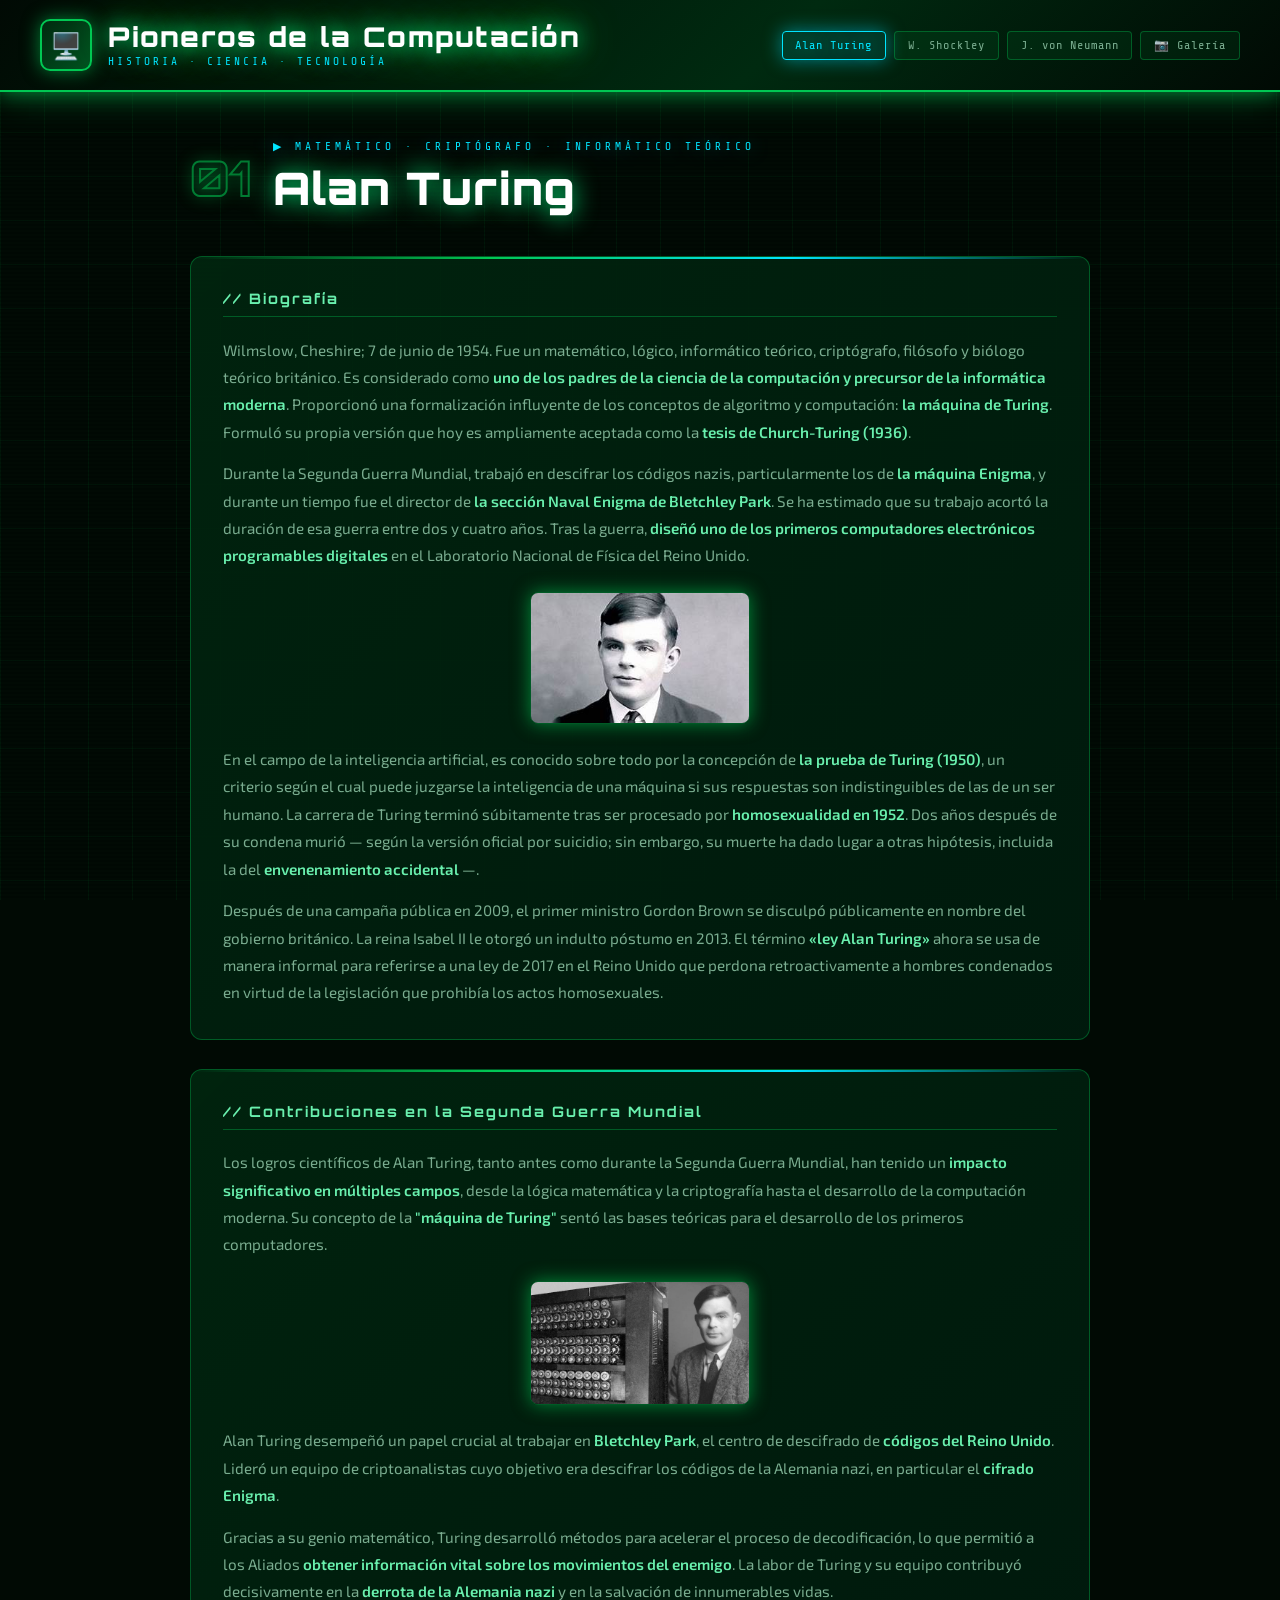
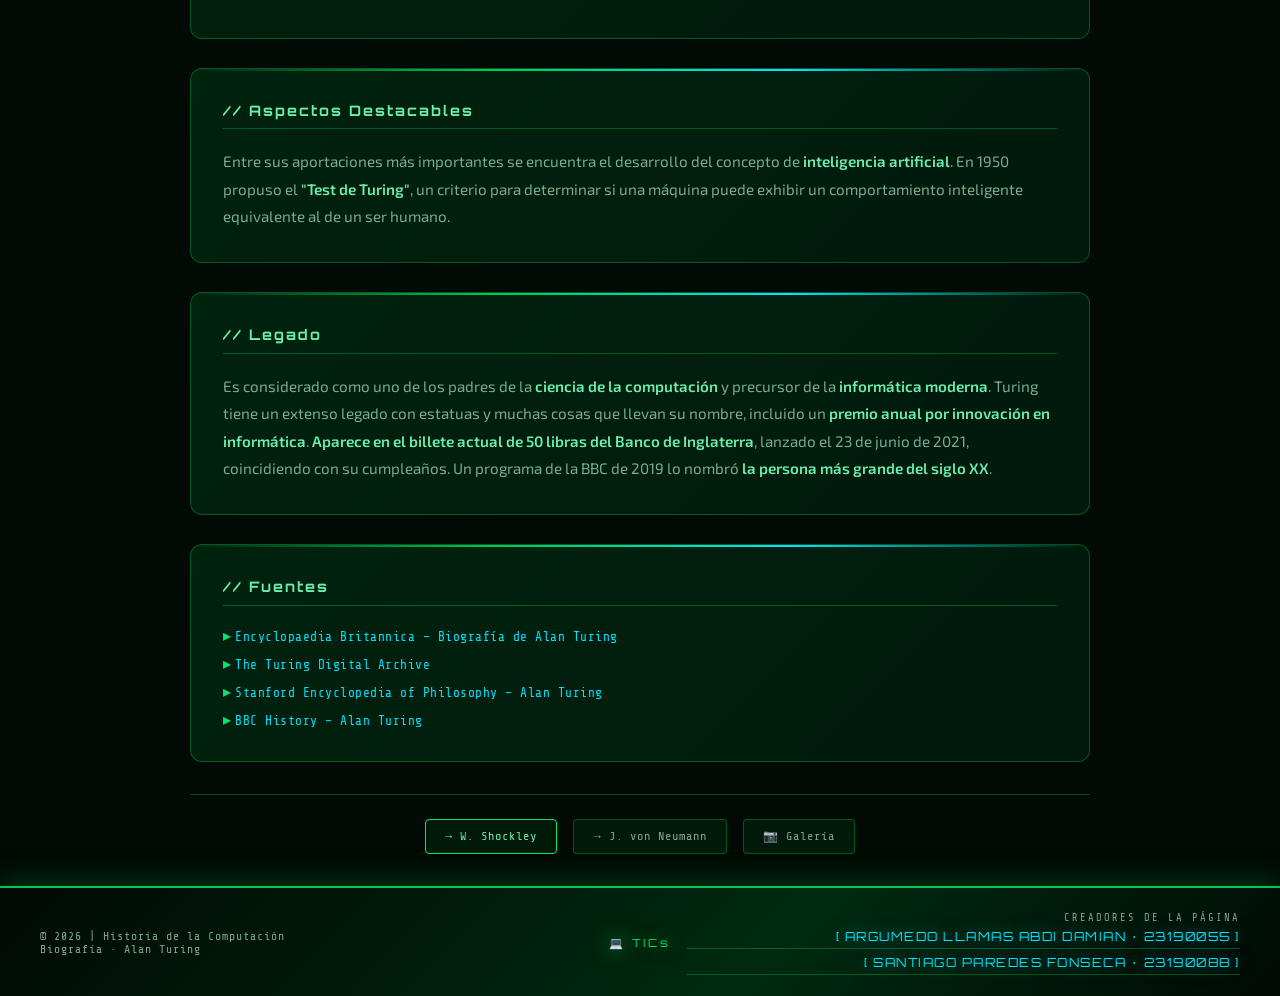
<file: index.html>
<!DOCTYPE html>
<html lang="es">
<head>
  <meta charset="UTF-8">
  <meta name="viewport" content="width=device-width, initial-scale=1.0">
  <title>Alan Turing — Pioneros de la Computación</title>
  <link rel="preconnect" href="https://fonts.googleapis.com">
  <link href="https://fonts.googleapis.com/css2?family=Orbitron:wght@400;700;900&family=Share+Tech+Mono&family=Exo+2:wght@300;400;600&display=swap" rel="stylesheet">
  <link rel="stylesheet" href="estilos_bio.css">
</head>
<body>

<header>
  <div class="header-inner">
    <div class="logo-area">
      <div class="logo-icon">🖥️</div>
      <div>
        <div class="site-title">Pioneros de la Computación</div>
        <div class="site-subtitle">Historia · Ciencia · Tecnología</div>
      </div>
    </div>
    <nav>
      <a href="index.html" class="active">Alan Turing</a>
      <a href="HTML1.html">W. Shockley</a>
      <a href="HTML2.html">J. von Neumann</a>
      <a href="galeria.html">📷 Galería</a>
    </nav>
  </div>
</header>

<main>
  <div class="page-inner">

    <!-- Cabecera del personaje -->
    <div class="bio-hero">
      <div class="bio-num-badge">01</div>
      <div>
        <div class="bio-tag">▶ MATEMÁTICO · CRIPTÓGRAFO · INFORMÁTICO TEÓRICO</div>
        <div class="bio-title">Alan Turing</div>
      </div>
    </div>

    <!-- Biografía -->
    <div class="content-block">
      <h2>// Biografía</h2>
      <p>
        Wilmslow, Cheshire; 7 de junio de 1954. Fue un matemático, lógico, informático teórico,
        criptógrafo, filósofo y biólogo teórico británico.
        Es considerado como <span class="resaltado">uno de los padres de la ciencia de la computación y precursor de la informática moderna</span>.
        Proporcionó una formalización influyente de los conceptos de algoritmo y computación:
        <span class="resaltado">la máquina de Turing</span>.
        Formuló su propia versión que hoy es ampliamente aceptada como la
        <span class="resaltado">tesis de Church-Turing (1936)</span>.
      </p>
      <p>
        Durante la Segunda Guerra Mundial, trabajó en descifrar los códigos nazis, particularmente los de
        <span class="resaltado">la máquina Enigma</span>,
        y durante un tiempo fue el director de
        <span class="resaltado">la sección Naval Enigma de Bletchley Park</span>.
        Se ha estimado que su trabajo acortó la duración de esa guerra entre dos y cuatro años.
        Tras la guerra,
        <span class="resaltado">diseñó uno de los primeros computadores electrónicos programables digitales</span>
        en el Laboratorio Nacional de Física del Reino Unido.
      </p>

      <div class="bio-img-wrap">
        <img src="imagenes/alan turing-1.jpg" alt="Alan Turing">
      </div>

      <p>
        En el campo de la inteligencia artificial, es conocido sobre todo por la concepción de
        <span class="resaltado">la prueba de Turing (1950)</span>,
        un criterio según el cual puede juzgarse la inteligencia de una máquina si sus respuestas
        son indistinguibles de las de un ser humano.
        La carrera de Turing terminó súbitamente tras ser procesado por
        <span class="resaltado">homosexualidad en 1952</span>.
        Dos años después de su condena murió — según la versión oficial por suicidio; sin embargo,
        su muerte ha dado lugar a otras hipótesis, incluida la del
        <span class="resaltado">envenenamiento accidental</span> —.
      </p>
      <p>
        Después de una campaña pública en 2009, el primer ministro Gordon Brown se disculpó públicamente
        en nombre del gobierno británico. La reina Isabel II le otorgó un indulto póstumo en 2013.
        El término <span class="resaltado">«ley Alan Turing»</span> ahora se usa de manera informal para referirse
        a una ley de 2017 en el Reino Unido que perdona retroactivamente a hombres condenados
        en virtud de la legislación que prohibía los actos homosexuales.
      </p>
    </div>

    <!-- Segunda Guerra Mundial -->
    <div class="content-block">
      <h2>// Contribuciones en la Segunda Guerra Mundial</h2>
      <p>
        Los logros científicos de Alan Turing, tanto antes como durante la Segunda Guerra Mundial,
        han tenido un <span class="resaltado">impacto significativo en múltiples campos</span>, desde
        la lógica matemática y la criptografía hasta el desarrollo de la computación moderna.
        Su concepto de la <span class="resaltado">"máquina de Turing"</span> sentó las bases teóricas
        para el desarrollo de los primeros computadores.
      </p>

      <div class="bio-img-wrap">
        <img src="imagenes/Alan Turing-2.jpg" alt="Alan Turing - Segunda Guerra Mundial">
      </div>

      <p>
        Alan Turing desempeñó un papel crucial al trabajar en
        <span class="resaltado">Bletchley Park</span>,
        el centro de descifrado de <span class="resaltado">códigos del Reino Unido</span>.
        Lideró un equipo de criptoanalistas cuyo objetivo era descifrar los códigos de la Alemania nazi,
        en particular el <span class="resaltado">cifrado Enigma</span>.
      </p>
      <p>
        Gracias a su genio matemático, Turing desarrolló métodos para acelerar el proceso de
        decodificación, lo que permitió a los Aliados
        <span class="resaltado">obtener información vital sobre los movimientos del enemigo</span>.
        La labor de Turing y su equipo contribuyó decisivamente en la
        <span class="resaltado">derrota de la Alemania nazi</span> y en la salvación de innumerables vidas.
      </p>
    </div>

    <!-- Aspectos destacables -->
    <div class="content-block">
      <h2>// Aspectos Destacables</h2>
      <p>
        Entre sus aportaciones más importantes se encuentra el desarrollo del concepto de
        <span class="resaltado">inteligencia artificial</span>. En 1950 propuso el
        <span class="resaltado">"Test de Turing"</span>, un criterio para determinar si una máquina
        puede exhibir un comportamiento inteligente equivalente al de un ser humano.
      </p>
    </div>

    <!-- Legado -->
    <div class="content-block">
      <h2>// Legado</h2>
      <p>
        Es considerado como uno de los padres de la
        <span class="resaltado">ciencia de la computación</span>
        y precursor de la <span class="resaltado">informática moderna</span>.
        Turing tiene un extenso legado con estatuas y muchas cosas que llevan su nombre,
        incluido un <span class="resaltado">premio anual por innovación en informática</span>.
        <span class="resaltado">Aparece en el billete actual de 50 libras del Banco de Inglaterra</span>,
        lanzado el 23 de junio de 2021, coincidiendo con su cumpleaños. Un programa de la BBC de 2019
        lo nombró <span class="resaltado">la persona más grande del siglo XX</span>.
      </p>
    </div>

    <!-- Fuentes -->
    <div class="content-block">
      <h2>// Fuentes</h2>
      <ul class="sources-list">
        <li><a href="https://www.britannica.com/biography/Alan-Turing" target="_blank">Encyclopaedia Britannica – Biografía de Alan Turing</a></li>
        <li><a href="https://www.turing.org.uk/" target="_blank">The Turing Digital Archive</a></li>
        <li><a href="https://plato.stanford.edu/entries/turing/" target="_blank">Stanford Encyclopedia of Philosophy – Alan Turing</a></li>
        <li><a href="https://www.bbc.co.uk/history/historic_figures/turing_alan.shtml" target="_blank">BBC History – Alan Turing</a></li>
      </ul>
    </div>

    <!-- Navegación inferior -->
    <div class="bottom-nav">
      <a class="btn-nav home" href="HTML1.html">→ W. Shockley</a>
      <a class="btn-nav" href="HTML2.html">→ J. von Neumann</a>
      <a class="btn-nav" href="galeria.html">📷 Galería</a>
    </div>

  </div>
</main>

<footer>
  <div class="footer-inner">
    <div class="footer-left">
      &copy; 2026 | Historia de la Computación<br>
      Biografía · Alan Turing
    </div>
    <div class="footer-center">💻 TICs</div>
    <div class="footer-right">
      <div class="creator-label">Creadores de la página</div>
      <div class="creator-name">[ ARGUMEDO LLAMAS ABDI DAMIAN · 23190055 ]</div>
      <div class="creator-name" style="margin-top:.3rem">[ SANTIAGO PAREDES FONSECA · 23190088 ]</div>
    </div>
  </div>
</footer>

</body>
</html>
</file>
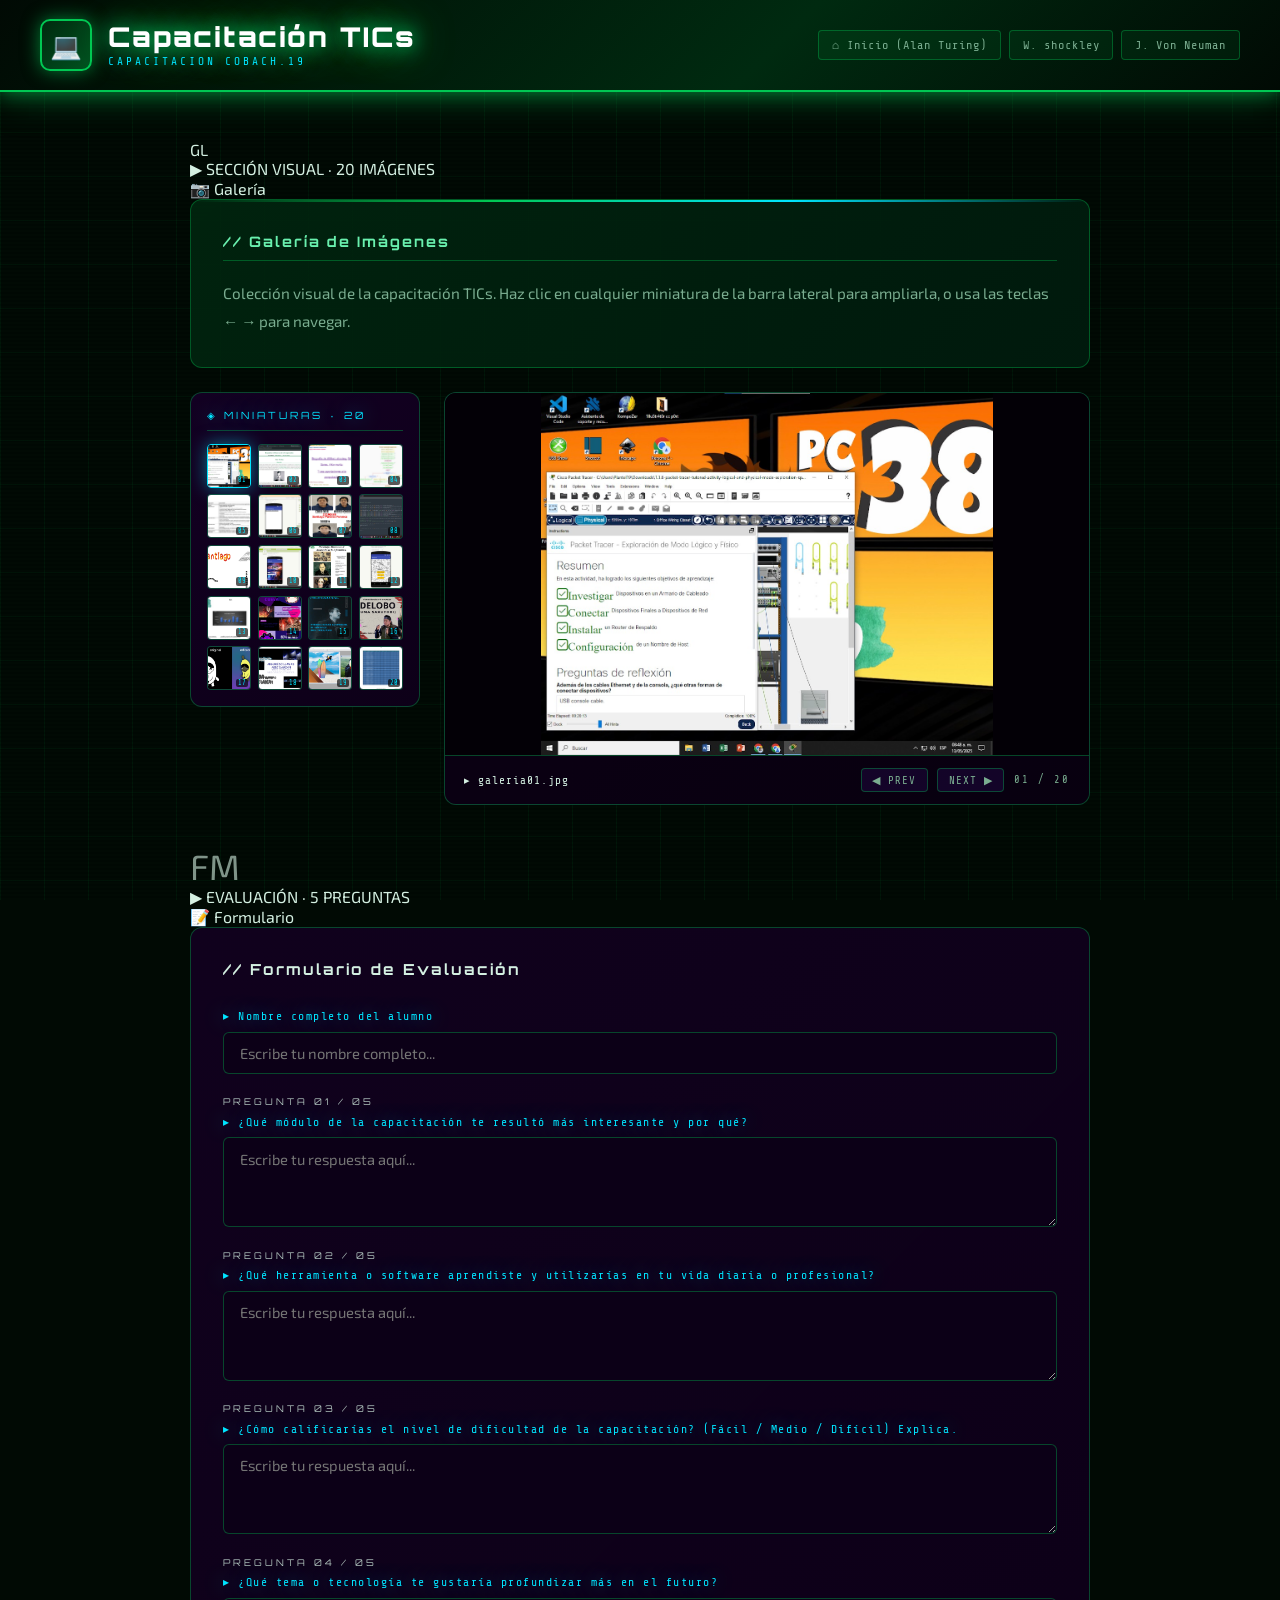
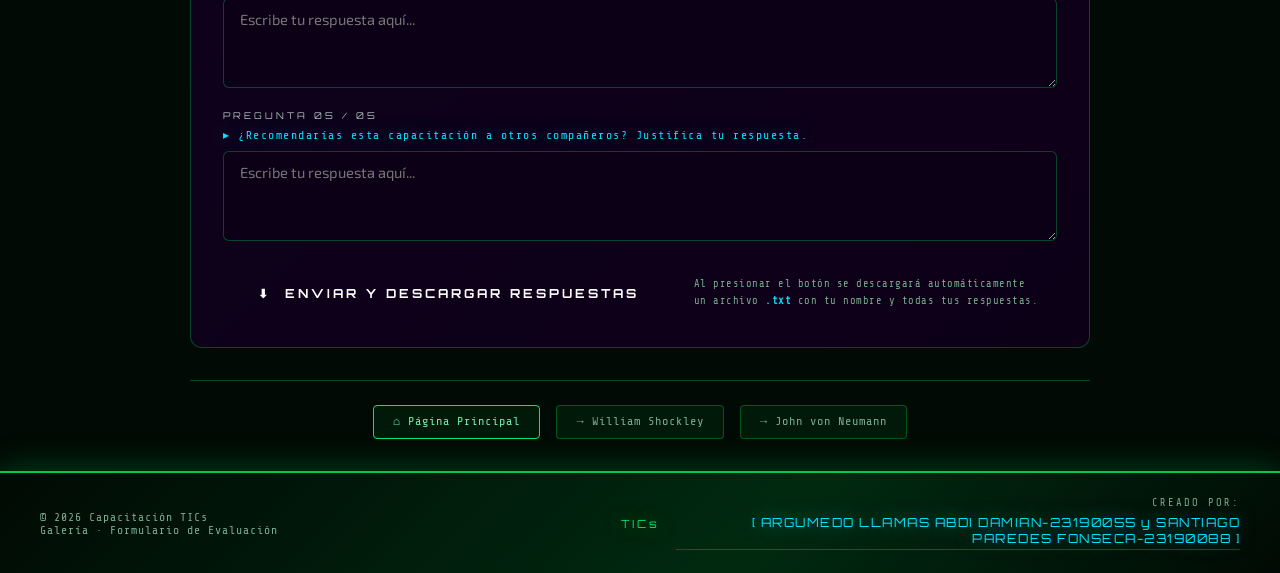
<file: galeria.html>
<!DOCTYPE html>
<html lang="es">
<head>
  <meta charset="UTF-8" />
  <meta name="viewport" content="width=device-width, initial-scale=1.0"/>
  <title>Galería — Capacitación TICs</title>
  <link rel="preconnect" href="https://fonts.googleapis.com">
  <link href="https://fonts.googleapis.com/css2?family=Orbitron:wght@400;700;900&family=Share+Tech+Mono&family=Exo+2:wght@300;400;600&display=swap" rel="stylesheet">
  <link rel="stylesheet" href="estilos_bio.css">
  <style>
    /* ══════════════════════════════
       GALERÍA — barra lateral
    ══════════════════════════════ */
    .gallery-layout {
      display: grid;
      grid-template-columns: 230px 1fr;
      gap: 1.5rem;
      align-items: start;
      margin-bottom: 2.5rem;
    }

    .gallery-sidebar {
      background: linear-gradient(145deg, #130022, #0d0018);
      border: 1px solid var(--border);
      border-radius: 12px;
      padding: 1rem;
      position: sticky;
      top: 1.5rem;
      max-height: 80vh;
      overflow-y: auto;
      scrollbar-width: thin;
      scrollbar-color: var(--purple-1) transparent;
    }

    .gallery-sidebar::-webkit-scrollbar { width: 4px; }
    .gallery-sidebar::-webkit-scrollbar-thumb {
      background: var(--purple-1);
      border-radius: 4px;
    }

    .gallery-sidebar-title {
      font-family: 'Orbitron', monospace;
      font-size: .62rem;
      color: var(--cyan);
      letter-spacing: 3px;
      text-transform: uppercase;
      text-shadow: var(--glow-cyan);
      margin-bottom: .8rem;
      padding-bottom: .5rem;
      border-bottom: 1px solid var(--border);
    }

    .gallery-thumbs {
      display: grid;
      grid-template-columns: repeat(4, 1fr);
      gap: .4rem;
    }

    .gallery-thumb {
      aspect-ratio: 1;
      border-radius: 4px;
      border: 1px solid var(--border);
      background: rgba(123,47,255,.07);
      cursor: pointer;
      overflow: hidden;
      transition: border-color .2s, box-shadow .2s;
      position: relative;
    }

    .gallery-thumb:hover,
    .gallery-thumb.active {
      border-color: var(--cyan);
      box-shadow: var(--glow-cyan);
    }

    .gallery-thumb img {
      width: 100%;
      height: 100%;
      object-fit: cover;
      display: block;
      pointer-events: none;
    }

    .gallery-thumb-empty {
      width: 100%;
      height: 100%;
      display: flex;
      align-items: center;
      justify-content: center;
      font-family: 'Share Tech Mono', monospace;
      font-size: .45rem;
      color: var(--text-dim);
      opacity: .35;
    }

    .thumb-num {
      position: absolute;
      bottom: 2px;
      right: 2px;
      font-family: 'Share Tech Mono', monospace;
      font-size: .42rem;
      color: var(--cyan);
      background: rgba(0,0,0,.65);
      padding: 1px 2px;
      border-radius: 2px;
      line-height: 1;
      pointer-events: none;
    }

    .gallery-main {
      background: linear-gradient(135deg, rgba(19,0,34,.9), rgba(13,0,24,.97));
      border: 1px solid var(--border);
      border-radius: 12px;
      overflow: hidden;
      position: relative;
    }

    .gallery-main::before {
      content: '';
      position: absolute;
      top: 0; left: 0; right: 0;
      height: 2px;
      background: linear-gradient(90deg, transparent, var(--purple-1), var(--cyan), transparent);
      z-index: 1;
    }

    .gallery-display {
      width: 100%;
      aspect-ratio: 16 / 9;
      background: #030006;
      display: flex;
      align-items: center;
      justify-content: center;
      overflow: hidden;
    }

    .gallery-display img {
      width: 100%;
      height: 100%;
      object-fit: contain;
      display: block;
      transition: opacity .3s ease;
    }

    .gallery-empty-msg {
      display: flex;
      flex-direction: column;
      align-items: center;
      gap: 1rem;
      color: var(--text-dim);
      font-family: 'Share Tech Mono', monospace;
      font-size: .8rem;
      letter-spacing: 2px;
      text-align: center;
    }

    .gallery-empty-msg .big-icon { font-size: 4rem; opacity: .25; }

    .gallery-caption {
      padding: .75rem 1.2rem;
      display: flex;
      align-items: center;
      justify-content: space-between;
      gap: 1rem;
      flex-wrap: wrap;
      border-top: 1px solid var(--border);
      background: rgba(0,0,0,.35);
    }

    .caption-name {
      font-family: 'Share Tech Mono', monospace;
      font-size: .7rem;
      color: var(--purple-3);
      letter-spacing: 1px;
      overflow: hidden;
      text-overflow: ellipsis;
      white-space: nowrap;
      max-width: 50%;
    }

    .caption-right {
      display: flex;
      align-items: center;
      gap: .6rem;
    }

    .gallery-btn {
      font-family: 'Share Tech Mono', monospace;
      font-size: .68rem;
      color: var(--text-dim);
      background: rgba(123,47,255,.1);
      border: 1px solid var(--border);
      border-radius: 4px;
      padding: .28rem .65rem;
      cursor: pointer;
      transition: all .2s;
      letter-spacing: 1px;
    }

    .gallery-btn:hover {
      color: var(--cyan);
      border-color: var(--cyan);
      box-shadow: var(--glow-cyan);
    }

    .caption-count {
      font-family: 'Share Tech Mono', monospace;
      font-size: .65rem;
      color: var(--text-dim);
      letter-spacing: 2px;
      white-space: nowrap;
    }

    /* ══════════════════════════════
       FORMULARIO
    ══════════════════════════════ */
    .form-block {
      background: linear-gradient(135deg, rgba(19,0,34,.85), rgba(13,0,24,.95));
      border: 1px solid var(--border);
      border-radius: 12px;
      padding: 2rem;
      margin-bottom: 2rem;
      position: relative;
      overflow: hidden;
    }

    .form-block::before {
      content: '';
      position: absolute;
      top: 0; left: 0; right: 0;
      height: 2px;
      background: linear-gradient(90deg, transparent, var(--purple-1), var(--cyan), transparent);
    }

    .form-block h2 {
      font-family: 'Orbitron', monospace;
      font-size: .95rem;
      color: var(--purple-3);
      margin-bottom: 1.8rem;
      letter-spacing: 2px;
    }

    .form-grid { display: grid; gap: 1.4rem; }

    .form-field { display: flex; flex-direction: column; gap: .4rem; }

    .form-q-num {
      font-family: 'Orbitron', monospace;
      font-size: .58rem;
      color: var(--purple-3);
      letter-spacing: 3px;
      opacity: .8;
    }

    .form-label {
      font-family: 'Share Tech Mono', monospace;
      font-size: .72rem;
      color: var(--cyan);
      letter-spacing: 1.5px;
      text-shadow: var(--glow-cyan);
      line-height: 1.5;
    }

    .form-input,
    .form-textarea {
      background: rgba(13,0,24,.9);
      border: 1px solid var(--border);
      border-radius: 6px;
      color: var(--text);
      font-family: 'Exo 2', sans-serif;
      font-size: .92rem;
      padding: .7rem 1rem;
      width: 100%;
      transition: border-color .2s, box-shadow .2s;
      outline: none;
    }

    .form-input:focus,
    .form-textarea:focus {
      border-color: var(--purple-2);
      box-shadow: var(--glow);
      background: rgba(19,0,34,.95);
    }

    .form-textarea {
      resize: vertical;
      min-height: 90px;
    }

    .form-submit {
      margin-top: .5rem;
      display: flex;
      align-items: center;
      gap: 1.2rem;
      flex-wrap: wrap;
    }

    .btn-submit {
      font-family: 'Orbitron', monospace;
      font-size: .78rem;
      font-weight: 700;
      letter-spacing: 3px;
      text-transform: uppercase;
      color: #fff;
      background: linear-gradient(135deg, var(--purple-1), #5b10cc);
      border: 2px solid var(--purple-2);
      border-radius: 6px;
      padding: .85rem 2.2rem;
      cursor: pointer;
      transition: all .25s;
      position: relative;
      overflow: hidden;
    }

    .btn-submit::after {
      content: '';
      position: absolute;
      inset: 0;
      background: linear-gradient(135deg, rgba(0,229,255,.18), transparent);
      opacity: 0;
      transition: opacity .25s;
    }

    .btn-submit:hover {
      transform: translateY(-2px);
      box-shadow: var(--glow), 0 6px 24px rgba(123,47,255,.45);
    }

    .btn-submit:hover::after { opacity: 1; }

    .form-note {
      font-family: 'Share Tech Mono', monospace;
      font-size: .65rem;
      color: var(--text-dim);
      letter-spacing: .5px;
      line-height: 1.6;
    }

    /* ══════════════════════════════
       RESPONSIVE
    ══════════════════════════════ */
    @media (max-width: 750px) {
      .gallery-layout { grid-template-columns: 1fr; }
      .gallery-sidebar { position: static; max-height: none; }
      .gallery-thumbs  { grid-template-columns: repeat(5, 1fr); }
    }
  </style>
</head>
<body>

<header>
  <div class="header-inner">
    <div class="logo-area">
      <div class="logo-icon">💻</div>
      <div>
        <div class="site-title">Capacitación TICs</div>
        <div class="site-subtitle">capacitacion COBACH.19</div>
      </div>
    </div>
    <nav>
      <a href="index.html">⌂ Inicio (Alan Turing)</a>
      <a href="HTML1.html">W. shockley</a>
      <a href="HTML2.html">J. Von Neuman</a>
    </nav>
  </div>
</header>

<main class="page">
  <div class="page-inner">

    <!-- Hero de sección -->
    <div class="mod-hero">
      <div class="mod-num-badge">GL</div>
      <div class="mod-info">
        <div class="mod-tag">▶ SECCIÓN VISUAL · 20 IMÁGENES</div>
        <div class="mod-title">📷 Galería</div>
      </div>
    </div>

    <div class="content-block" style="margin-bottom:1.5rem;">
      <h2>// Galería de Imágenes</h2>
      <div class="content-text">
        <p>Colección visual de la capacitación TICs. Haz clic en cualquier miniatura
           de la barra lateral para ampliarla, o usa las teclas ← → para navegar.</p>
      </div>
    </div>

    <!-- ════════════════════════
         GALERÍA CON BARRA LATERAL
    ════════════════════════ -->
    <div class="gallery-layout">

      <!-- Barra lateral: 20 slots -->
      <aside class="gallery-sidebar">
        <div class="gallery-sidebar-title">◈ Miniaturas · 20</div>
        <div class="gallery-thumbs" id="thumbsGrid">

          <!-- Las 20 miniaturas apuntan a imagenes/galeria01.jpg … galeria20.jpg -->
          <!-- Cambia los nombres de archivo por los tuyos si son distintos        -->

          <div class="gallery-thumb active" id="thumb-0" onclick="showImage(0)" title="Imagen 01">
            <img src="imagenes/galeria01.jpg" alt="Imagen 01" loading="lazy"
                 onerror="this.parentElement.innerHTML='<div class=\'gallery-thumb-empty\'>□</div><span class=\'thumb-num\'>01</span>'">
            <span class="thumb-num">01</span>
          </div>
          <div class="gallery-thumb" id="thumb-1" onclick="showImage(1)" title="Imagen 02">
            <img src="imagenes/galeria02.jpg" alt="Imagen 02" loading="lazy"
                 onerror="this.parentElement.innerHTML='<div class=\'gallery-thumb-empty\'>□</div><span class=\'thumb-num\'>02</span>'">
            <span class="thumb-num">02</span>
          </div>
          <div class="gallery-thumb" id="thumb-2" onclick="showImage(2)" title="Imagen 03">
            <img src="imagenes/galeria03.jpg" alt="Imagen 03" loading="lazy"
                 onerror="this.parentElement.innerHTML='<div class=\'gallery-thumb-empty\'>□</div><span class=\'thumb-num\'>03</span>'">
            <span class="thumb-num">03</span>
          </div>
          <div class="gallery-thumb" id="thumb-3" onclick="showImage(3)" title="Imagen 04">
            <img src="imagenes/galeria04.jpg" alt="Imagen 04" loading="lazy"
                 onerror="this.parentElement.innerHTML='<div class=\'gallery-thumb-empty\'>□</div><span class=\'thumb-num\'>04</span>'">
            <span class="thumb-num">04</span>
          </div>
          <div class="gallery-thumb" id="thumb-4" onclick="showImage(4)" title="Imagen 05">
            <img src="imagenes/galeria05.jpg" alt="Imagen 05" loading="lazy"
                 onerror="this.parentElement.innerHTML='<div class=\'gallery-thumb-empty\'>□</div><span class=\'thumb-num\'>05</span>'">
            <span class="thumb-num">05</span>
          </div>
          <div class="gallery-thumb" id="thumb-5" onclick="showImage(5)" title="Imagen 06">
            <img src="imagenes/galeria06.jpg" alt="Imagen 06" loading="lazy"
                 onerror="this.parentElement.innerHTML='<div class=\'gallery-thumb-empty\'>□</div><span class=\'thumb-num\'>06</span>'">
            <span class="thumb-num">06</span>
          </div>
          <div class="gallery-thumb" id="thumb-6" onclick="showImage(6)" title="Imagen 07">
            <img src="imagenes/galeria07.jpg" alt="Imagen 07" loading="lazy"
                 onerror="this.parentElement.innerHTML='<div class=\'gallery-thumb-empty\'>□</div><span class=\'thumb-num\'>07</span>'">
            <span class="thumb-num">07</span>
          </div>
          <div class="gallery-thumb" id="thumb-7" onclick="showImage(7)" title="Imagen 08">
            <img src="imagenes/galeria08.jpg" alt="Imagen 08" loading="lazy"
                 onerror="this.parentElement.innerHTML='<div class=\'gallery-thumb-empty\'>□</div><span class=\'thumb-num\'>08</span>'">
            <span class="thumb-num">08</span>
          </div>
          <div class="gallery-thumb" id="thumb-8" onclick="showImage(8)" title="Imagen 09">
            <img src="imagenes/galeria09.jpg" alt="Imagen 09" loading="lazy"
                 onerror="this.parentElement.innerHTML='<div class=\'gallery-thumb-empty\'>□</div><span class=\'thumb-num\'>09</span>'">
            <span class="thumb-num">09</span>
          </div>
          <div class="gallery-thumb" id="thumb-9" onclick="showImage(9)" title="Imagen 10">
            <img src="imagenes/galeria10.jpg" alt="Imagen 10" loading="lazy"
                 onerror="this.parentElement.innerHTML='<div class=\'gallery-thumb-empty\'>□</div><span class=\'thumb-num\'>10</span>'">
            <span class="thumb-num">10</span>
          </div>
          <div class="gallery-thumb" id="thumb-10" onclick="showImage(10)" title="Imagen 11">
            <img src="imagenes/galeria11.jpg" alt="Imagen 11" loading="lazy"
                 onerror="this.parentElement.innerHTML='<div class=\'gallery-thumb-empty\'>□</div><span class=\'thumb-num\'>11</span>'">
            <span class="thumb-num">11</span>
          </div>
          <div class="gallery-thumb" id="thumb-11" onclick="showImage(11)" title="Imagen 12">
            <img src="imagenes/galeria12.jpg" alt="Imagen 12" loading="lazy"
                 onerror="this.parentElement.innerHTML='<div class=\'gallery-thumb-empty\'>□</div><span class=\'thumb-num\'>12</span>'">
            <span class="thumb-num">12</span>
          </div>
          <div class="gallery-thumb" id="thumb-12" onclick="showImage(12)" title="Imagen 13">
            <img src="imagenes/galeria13.jpg" alt="Imagen 13" loading="lazy"
                 onerror="this.parentElement.innerHTML='<div class=\'gallery-thumb-empty\'>□</div><span class=\'thumb-num\'>13</span>'">
            <span class="thumb-num">13</span>
          </div>
          <div class="gallery-thumb" id="thumb-13" onclick="showImage(13)" title="Imagen 14">
            <img src="imagenes/galeria14.jpg" alt="Imagen 14" loading="lazy"
                 onerror="this.parentElement.innerHTML='<div class=\'gallery-thumb-empty\'>□</div><span class=\'thumb-num\'>14</span>'">
            <span class="thumb-num">14</span>
          </div>
          <div class="gallery-thumb" id="thumb-14" onclick="showImage(14)" title="Imagen 15">
            <img src="imagenes/galeria15.jpg" alt="Imagen 15" loading="lazy"
                 onerror="this.parentElement.innerHTML='<div class=\'gallery-thumb-empty\'>□</div><span class=\'thumb-num\'>15</span>'">
            <span class="thumb-num">15</span>
          </div>
          <div class="gallery-thumb" id="thumb-15" onclick="showImage(15)" title="Imagen 16">
            <img src="imagenes/galeria16.jpg" alt="Imagen 16" loading="lazy"
                 onerror="this.parentElement.innerHTML='<div class=\'gallery-thumb-empty\'>□</div><span class=\'thumb-num\'>16</span>'">
            <span class="thumb-num">16</span>
          </div>
          <div class="gallery-thumb" id="thumb-16" onclick="showImage(16)" title="Imagen 17">
            <img src="imagenes/galeria17.jpg" alt="Imagen 17" loading="lazy"
                 onerror="this.parentElement.innerHTML='<div class=\'gallery-thumb-empty\'>□</div><span class=\'thumb-num\'>17</span>'">
            <span class="thumb-num">17</span>
          </div>
          <div class="gallery-thumb" id="thumb-17" onclick="showImage(17)" title="Imagen 18">
            <img src="imagenes/galeria18.jpg" alt="Imagen 18" loading="lazy"
                 onerror="this.parentElement.innerHTML='<div class=\'gallery-thumb-empty\'>□</div><span class=\'thumb-num\'>18</span>'">
            <span class="thumb-num">18</span>
          </div>
          <div class="gallery-thumb" id="thumb-18" onclick="showImage(18)" title="Imagen 19">
            <img src="imagenes/galeria19.jpg" alt="Imagen 19" loading="lazy"
                 onerror="this.parentElement.innerHTML='<div class=\'gallery-thumb-empty\'>□</div><span class=\'thumb-num\'>19</span>'">
            <span class="thumb-num">19</span>
          </div>
          <div class="gallery-thumb" id="thumb-19" onclick="showImage(19)" title="Imagen 20">
            <img src="imagenes/galeria20.jpg" alt="Imagen 20" loading="lazy"
                 onerror="this.parentElement.innerHTML='<div class=\'gallery-thumb-empty\'>□</div><span class=\'thumb-num\'>20</span>'">
            <span class="thumb-num">20</span>
          </div>

        </div>
      </aside>

      <!-- Panel principal de visualización -->
      <div class="gallery-main">
        <div class="gallery-display" id="mainDisplay">
          <img id="mainImg" src="imagenes/galeria01.jpg" alt="Imagen principal"
               onerror="this.outerHTML='<div class=\'gallery-empty-msg\'><span class=\'big-icon\'>🖼️</span><span>Agrega imágenes a la carpeta imagenes/</span></div>'">
        </div>
        <div class="gallery-caption">
          <span class="caption-name" id="captionName">▸ galeria01.jpg</span>
          <div class="caption-right">
            <button class="gallery-btn" onclick="prevImage()">◀ PREV</button>
            <button class="gallery-btn" onclick="nextImage()">NEXT ▶</button>
            <span class="caption-count" id="captionCount">01 / 20</span>
          </div>
        </div>
      </div>

    </div><!-- /gallery-layout -->


    <!-- ════════════════════════
         FORMULARIO
    ════════════════════════ -->
    <div class="mod-hero" style="margin-top:2rem;">
      <div class="mod-num-badge" style="font-size:2.2rem; opacity:.6;">FM</div>
      <div class="mod-info">
        <div class="mod-tag">▶ EVALUACIÓN · 5 PREGUNTAS</div>
        <div class="mod-title">📝 Formulario</div>
      </div>
    </div>

    <div class="form-block">
      <h2>// Formulario de Evaluación</h2>

      <form id="evalForm" onsubmit="descargarRespuestas(event)">
        <div class="form-grid">

          <!-- Nombre -->
          <div class="form-field">
            <label class="form-label" for="nombre">▸ Nombre completo del alumno</label>
            <input class="form-input" type="text" id="nombre"
                   placeholder="Escribe tu nombre completo..." required>
          </div>

          <!-- Pregunta 1 -->
          <div class="form-field">
            <span class="form-q-num">PREGUNTA 01 / 05</span>
            <label class="form-label" for="r1">
              ▸ ¿Qué módulo de la capacitación te resultó más interesante y por qué?
            </label>
            <textarea class="form-textarea" id="r1"
                      placeholder="Escribe tu respuesta aquí..." required></textarea>
          </div>

          <!-- Pregunta 2 -->
          <div class="form-field">
            <span class="form-q-num">PREGUNTA 02 / 05</span>
            <label class="form-label" for="r2">
              ▸ ¿Qué herramienta o software aprendiste y utilizarías en tu vida diaria o profesional?
            </label>
            <textarea class="form-textarea" id="r2"
                      placeholder="Escribe tu respuesta aquí..." required></textarea>
          </div>

          <!-- Pregunta 3 -->
          <div class="form-field">
            <span class="form-q-num">PREGUNTA 03 / 05</span>
            <label class="form-label" for="r3">
              ▸ ¿Cómo calificarías el nivel de dificultad de la capacitación? (Fácil / Medio / Difícil) Explica.
            </label>
            <textarea class="form-textarea" id="r3"
                      placeholder="Escribe tu respuesta aquí..." required></textarea>
          </div>

          <!-- Pregunta 4 -->
          <div class="form-field">
            <span class="form-q-num">PREGUNTA 04 / 05</span>
            <label class="form-label" for="r4">
              ▸ ¿Qué tema o tecnología te gustaría profundizar más en el futuro?
            </label>
            <textarea class="form-textarea" id="r4"
                      placeholder="Escribe tu respuesta aquí..." required></textarea>
          </div>

          <!-- Pregunta 5 -->
          <div class="form-field">
            <span class="form-q-num">PREGUNTA 05 / 05</span>
            <label class="form-label" for="r5">
              ▸ ¿Recomendarías esta capacitación a otros compañeros? Justifica tu respuesta.
            </label>
            <textarea class="form-textarea" id="r5"
                      placeholder="Escribe tu respuesta aquí..." required></textarea>
          </div>

          <!-- Botón -->
          <div class="form-submit">
            <button class="btn-submit" type="submit">
              ⬇ &nbsp;Enviar y Descargar Respuestas
            </button>
            <span class="form-note">
              Al presionar el botón se descargará automáticamente<br>
              un archivo <strong style="color:var(--cyan);">.txt</strong>
              con tu nombre y todas tus respuestas.
            </span>
          </div>

        </div>
      </form>
    </div>


    <!-- Navegación inferior -->
    <div class="bottom-nav">
      <a class="btn-nav home" href="index.html">⌂ Página Principal</a>
      <a class="btn-nav" href="HTML1.html">→ William Shockley</a>
      <a class="btn-nav" href="HTML2.html">→ John von Neumann</a>
    </div>

  </div>
</main>

<footer>
  <div class="footer-inner">
    <div class="footer-left">
      &copy; 2026 Capacitación TICs<br>
      Galería · Formulario de Evaluación
    </div>
    <div class="footer-center"> TICs </div>
    <div class="footer-right">
      <div class="creator-label">Creado por:</div>
      <div class="creator-name">[ ARGUMEDO LLAMAS ABDI DAMIAN-23190055 y 
      SANTIAGO PAREDES FONSECA-23190088 ]</div>
    </div>
  </div>
</footer>


<script>
  /* ══════════════════════════════════════
     GALERÍA
  ══════════════════════════════════════ */
  const NAMES = [
    'galeria01.jpg','galeria02.jpg','galeria03.jpg','galeria04.jpg','galeria05.jpg',
    'galeria06.jpg','galeria07.jpg','galeria08.jpg','galeria09.jpg','galeria10.jpg',
    'galeria11.jpg','galeria12.jpg','galeria13.jpg','galeria14.jpg','galeria15.jpg',
    'galeria16.jpg','galeria17.jpg','galeria18.jpg','galeria19.jpg','galeria20.jpg'
  ];

  let current = 0;

  const thumbEls  = document.querySelectorAll('.gallery-thumb');
  const mainDisp  = document.getElementById('mainDisplay');
  const capName   = document.getElementById('captionName');
  const capCount  = document.getElementById('captionCount');

  function showImage(idx) {
    thumbEls.forEach(t => t.classList.remove('active'));
    thumbEls[idx].classList.add('active');
    thumbEls[idx].scrollIntoView({ block: 'nearest', behavior: 'smooth' });
    current = idx;

    const src  = 'imagenes/' + NAMES[idx];
    const name = NAMES[idx];

    mainDisp.innerHTML = '';
    const img = document.createElement('img');
    img.src   = src;
    img.alt   = name;
    img.id    = 'mainImg';
    img.style.opacity    = '0';
    img.style.transition = 'opacity .3s ease';
    img.onerror = function () {
      mainDisp.innerHTML =
        '<div class="gallery-empty-msg">' +
        '<span class="big-icon">🖼️</span>' +
        '<span>SLOT ' + String(idx + 1).padStart(2,'0') + ' — Sin imagen</span>' +
        '</div>';
      capName.textContent = '▸ Slot ' + String(idx + 1).padStart(2,'0') + ' — vacío';
    };
    mainDisp.appendChild(img);
    requestAnimationFrame(() => requestAnimationFrame(() => img.style.opacity = '1'));

    capName.textContent  = '▸ ' + name;
    capCount.textContent = String(idx + 1).padStart(2,'0') + ' / 20';
  }

  function nextImage() { showImage((current + 1) % 20); }
  function prevImage() { showImage((current - 1 + 20) % 20); }

  document.addEventListener('keydown', e => {
    if (e.key === 'ArrowRight') nextImage();
    if (e.key === 'ArrowLeft')  prevImage();
  });


  /* ══════════════════════════════════════
     FORMULARIO — descarga el .txt
  ══════════════════════════════════════ */
  function descargarRespuestas(e) {
    e.preventDefault();

    const nombre = document.getElementById('nombre').value.trim();
    const r1     = document.getElementById('r1').value.trim();
    const r2     = document.getElementById('r2').value.trim();
    const r3     = document.getElementById('r3').value.trim();
    const r4     = document.getElementById('r4').value.trim();
    const r5     = document.getElementById('r5').value.trim();

    const ahora  = new Date();
    const fecha  = ahora.toLocaleDateString('es-MX', { day:'2-digit', month:'2-digit', year:'numeric' })
                   + '  ' + ahora.toLocaleTimeString('es-MX');

    const linea     = '═'.repeat(52);
    const separador = '─'.repeat(52);

    const preguntas = [
      '1. ¿Qué módulo de la capacitación te resultó más interesante y por qué?',
      '2. ¿Qué herramienta o software aprendiste y utilizarías en tu vida diaria o profesional?',
      '3. ¿Cómo calificarías el nivel de dificultad de la capacitación? (Fácil / Medio / Difícil) Explica.',
      '4. ¿Qué tema o tecnología te gustaría profundizar más en futuras capacitaciones?',
      '5. ¿Recomendarías esta capacitación a otros compañeros? Justifica tu respuesta.'
    ];
    const respuestas = [r1, r2, r3, r4, r5];

    let txt = linea + '\n';
    txt += '  CAPACITACIÓN TICs · COBACH.19\n';
    txt += '  Formulario de Evaluación — Respuestas\n';
    txt += linea + '\n\n';
    txt += '  Alumno : ' + (nombre || '(sin nombre)') + '\n';
    txt += '  Fecha  : ' + fecha + '\n';
    txt += separador + '\n\n';

    preguntas.forEach((p, i) => {
      txt += p + '\n';
      txt += '  Respuesta: ' + (respuestas[i] || '(sin respuesta)') + '\n\n';
      txt += separador + '\n\n';
    });

    txt += '  Documento generado automáticamente.\n';
    txt += '  Capacitación TICs · COBACH.19 · © 2026\n';
    txt += linea + '\n';

    // Crear el archivo y forzar descarga
    const blob = new Blob([txt], { type: 'text/plain;charset=utf-8' });
    const url  = URL.createObjectURL(blob);
    const a    = document.createElement('a');
    const slug = nombre.replace(/\s+/g, '_').replace(/[^a-zA-Z0-9_áéíóúñÁÉÍÓÚÑ]/g, '') || 'alumno';
    const hoy  = ahora.toISOString().slice(0,10).replace(/-/g,'');
    a.href     = url;
    a.download = 'respuestas_' + slug + '_' + hoy + '.txt';
    document.body.appendChild(a);
    a.click();
    document.body.removeChild(a);
    URL.revokeObjectURL(url);
  }
</script>

</body>
</html>
</file>
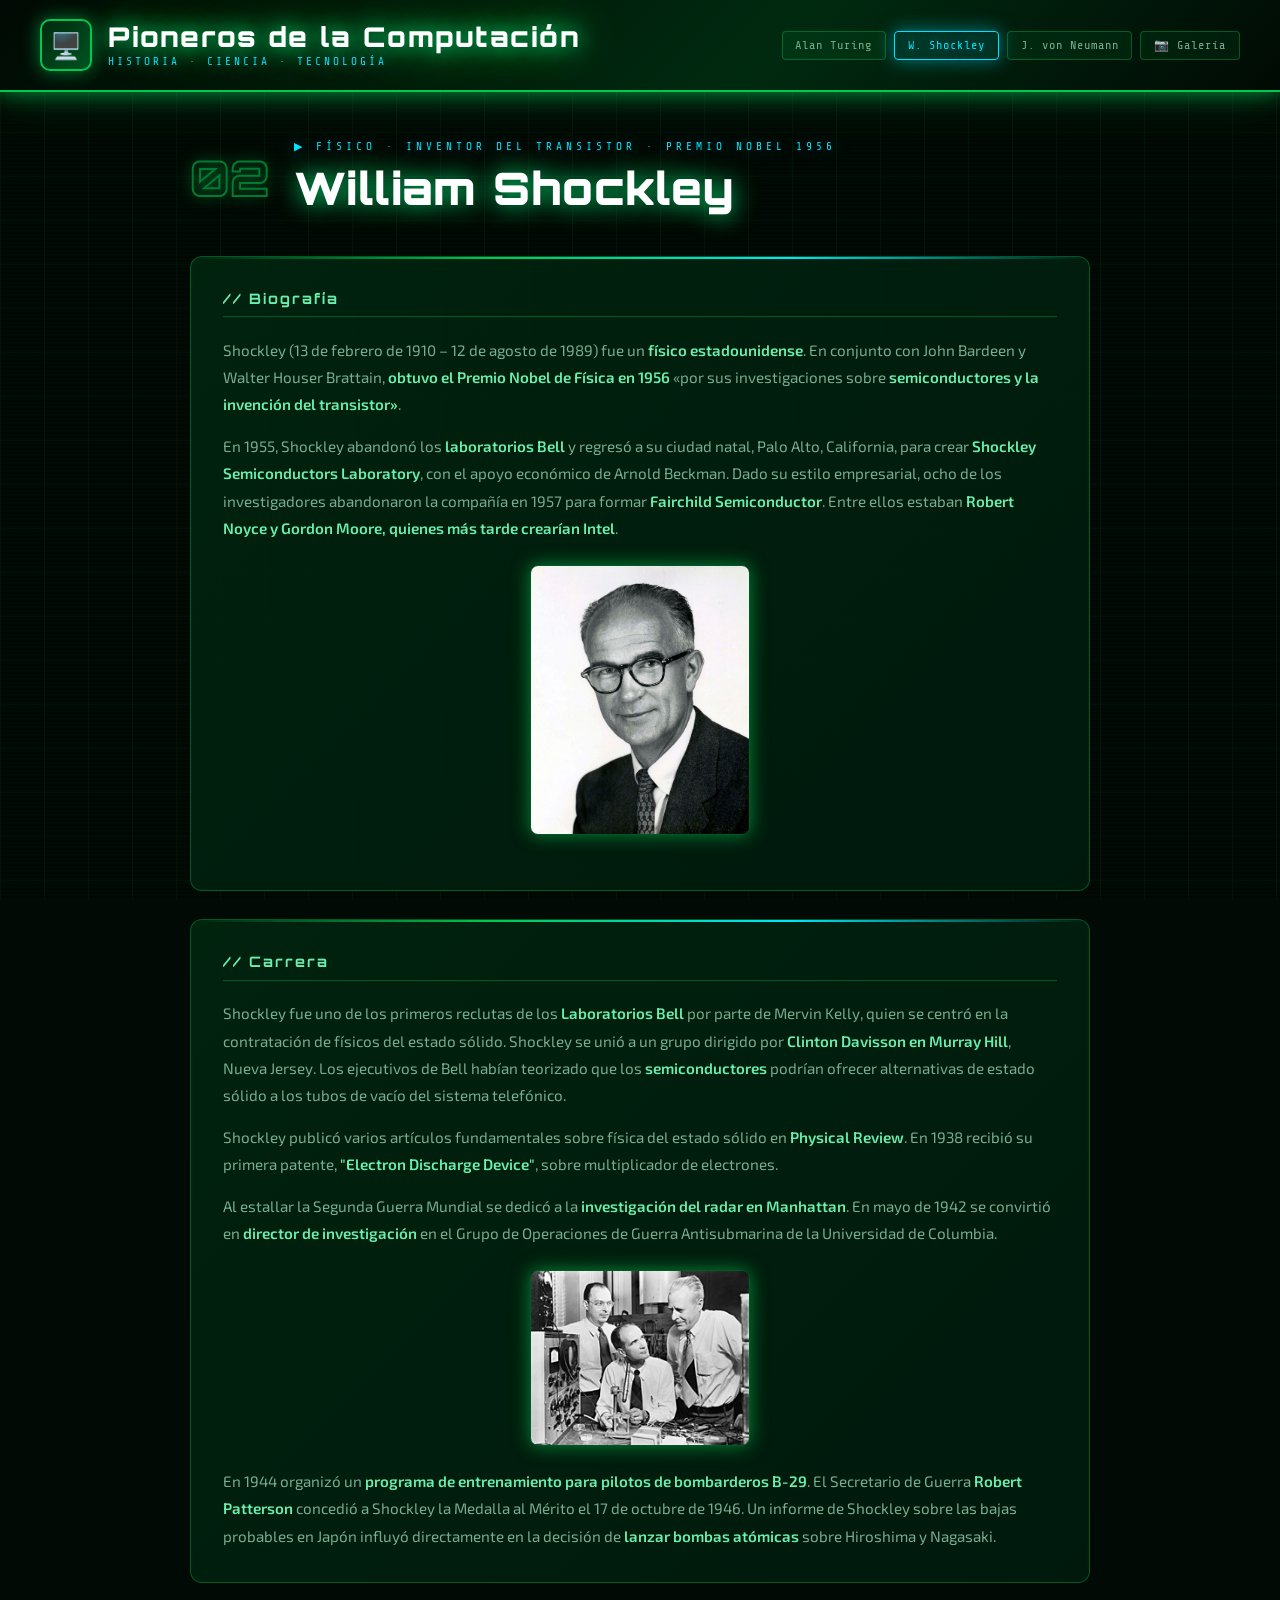
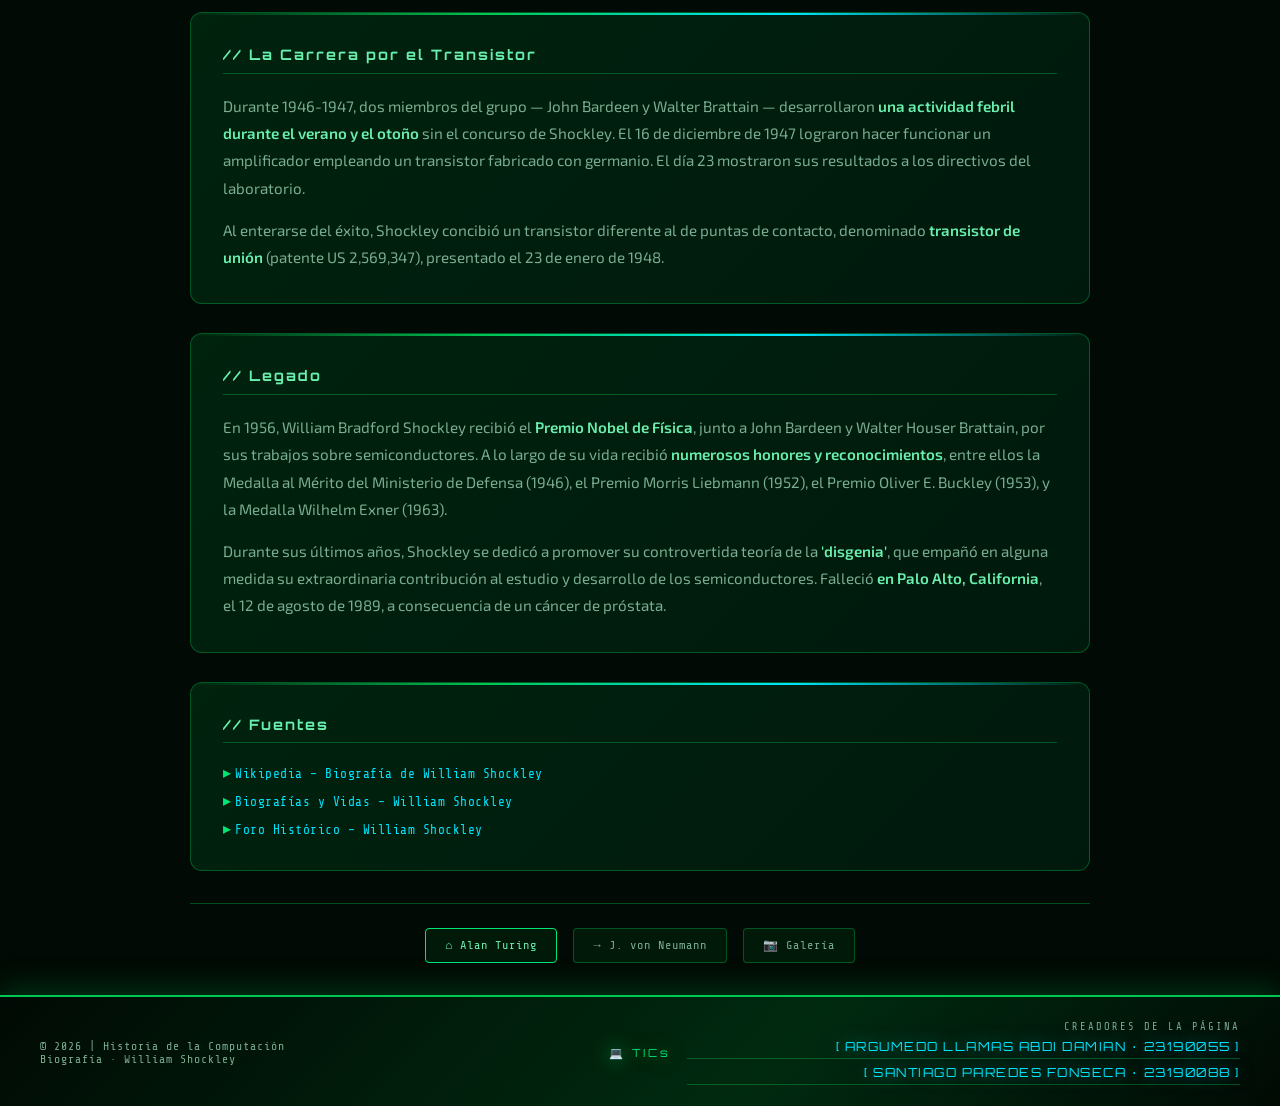
<file: HTML1.html>
<!DOCTYPE html>
<html lang="es">
<head>
  <meta charset="UTF-8">
  <meta name="viewport" content="width=device-width, initial-scale=1.0">
  <title>William Shockley — Pioneros de la Computación</title>
  <link rel="preconnect" href="https://fonts.googleapis.com">
  <link href="https://fonts.googleapis.com/css2?family=Orbitron:wght@400;700;900&family=Share+Tech+Mono&family=Exo+2:wght@300;400;600&display=swap" rel="stylesheet">
  <link rel="stylesheet" href="estilos_bio.css">
</head>
<body>

<header>
  <div class="header-inner">
    <div class="logo-area">
      <div class="logo-icon">🖥️</div>
      <div>
        <div class="site-title">Pioneros de la Computación</div>
        <div class="site-subtitle">Historia · Ciencia · Tecnología</div>
      </div>
    </div>
    <nav>
      <a href="index.html">Alan Turing</a>
      <a href="HTML1.html" class="active">W. Shockley</a>
      <a href="HTML2.html">J. von Neumann</a>
      <a href="galeria.html">📷 Galería</a>
    </nav>
  </div>
</header>

<main>
  <div class="page-inner">

    <!-- Cabecera del personaje -->
    <div class="bio-hero">
      <div class="bio-num-badge">02</div>
      <div>
        <div class="bio-tag">▶ FÍSICO · INVENTOR DEL TRANSISTOR · PREMIO NOBEL 1956</div>
        <div class="bio-title">William Shockley</div>
      </div>
    </div>

    <!-- Biografía general -->
    <div class="content-block">
      <h2>// Biografía</h2>
      <p>
        Shockley (13 de febrero de 1910 – 12 de agosto de 1989) fue un
        <span class="resaltado">físico estadounidense</span>.
        En conjunto con John Bardeen y Walter Houser Brattain,
        <span class="resaltado">obtuvo el Premio Nobel de Física en 1956</span>
        «por sus investigaciones sobre <span class="resaltado">semiconductores y la invención del transistor»</span>.
      </p>
      <p>
        En 1955, Shockley abandonó los <span class="resaltado">laboratorios Bell</span> y regresó a su ciudad
        natal, Palo Alto, California, para crear
        <span class="resaltado">Shockley Semiconductors Laboratory</span>,
        con el apoyo económico de Arnold Beckman.
        Dado su estilo empresarial, ocho de los investigadores abandonaron la compañía en 1957 para
        formar <span class="resaltado">Fairchild Semiconductor</span>.
        Entre ellos estaban <span class="resaltado">Robert Noyce y Gordon Moore, quienes más tarde crearían Intel</span>.
      </p>

      <div class="bio-img-wrap">
        <img src="imagenes/Shockley.jpg" alt="William Shockley">
      </div>
    </div>

    <!-- Carrera -->
    <div class="content-block">
      <h2>// Carrera</h2>
      <p>
        Shockley fue uno de los primeros reclutas de los
        <span class="resaltado">Laboratorios Bell</span> por parte de Mervin Kelly,
        quien se centró en la contratación de físicos del estado sólido.
        Shockley se unió a un grupo dirigido por
        <span class="resaltado">Clinton Davisson en Murray Hill</span>, Nueva Jersey.
        Los ejecutivos de Bell habían teorizado que los
        <span class="resaltado">semiconductores</span> podrían ofrecer alternativas de estado sólido
        a los tubos de vacío del sistema telefónico.
      </p>
      <p>
        Shockley publicó varios artículos fundamentales sobre física del estado sólido en
        <span class="resaltado">Physical Review</span>.
        En 1938 recibió su primera patente, <span class="resaltado">"Electron Discharge Device"</span>,
        sobre multiplicador de electrones.
      </p>
      <p>
        Al estallar la Segunda Guerra Mundial se dedicó a la
        <span class="resaltado">investigación del radar en Manhattan</span>. En mayo de 1942 se convirtió
        en <span class="resaltado">director de investigación</span> en el Grupo de Operaciones de Guerra
        Antisubmarina de la Universidad de Columbia.
      </p>

      <div class="bio-img-wrap">
        <img src="imagenes/Shockley2.jpg" alt="William Shockley - carrera">
      </div>

      <p>
        En 1944 organizó un <span class="resaltado">programa de entrenamiento para pilotos de bombarderos B-29</span>.
        El Secretario de Guerra <span class="resaltado">Robert Patterson</span> concedió a Shockley
        la Medalla al Mérito el 17 de octubre de 1946.
        Un informe de Shockley sobre las bajas probables en Japón influyó directamente en la decisión
        de <span class="resaltado">lanzar bombas atómicas</span> sobre Hiroshima y Nagasaki.
      </p>
    </div>

    <!-- La carrera por el transistor -->
    <div class="content-block">
      <h2>// La Carrera por el Transistor</h2>
      <p>
        Durante 1946-1947, dos miembros del grupo — John Bardeen y Walter Brattain —
        desarrollaron <span class="resaltado">una actividad febril durante el verano y el otoño</span>
        sin el concurso de Shockley.
        El 16 de diciembre de 1947 lograron hacer funcionar un amplificador empleando un transistor
        fabricado con germanio. El día 23 mostraron sus resultados a los directivos del laboratorio.
      </p>
      <p>
        Al enterarse del éxito, Shockley concibió un transistor diferente al de puntas de contacto,
        denominado <span class="resaltado">transistor de unión</span> (patente US 2,569,347),
        presentado el 23 de enero de 1948.
      </p>
    </div>

    <!-- Legado -->
    <div class="content-block">
      <h2>// Legado</h2>
      <p>
        En 1956, William Bradford Shockley recibió el
        <span class="resaltado">Premio Nobel de Física</span>,
        junto a John Bardeen y Walter Houser Brattain, por sus trabajos sobre semiconductores.
        A lo largo de su vida recibió <span class="resaltado">numerosos honores y reconocimientos</span>,
        entre ellos la Medalla al Mérito del Ministerio de Defensa (1946), el Premio Morris Liebmann (1952),
        el Premio Oliver E. Buckley (1953), y la Medalla Wilhelm Exner (1963).
      </p>
      <p>
        Durante sus últimos años, Shockley se dedicó a promover su controvertida teoría de la
        <span class="resaltado">'disgenia'</span>, que empañó en alguna medida su extraordinaria contribución
        al estudio y desarrollo de los semiconductores.
        Falleció <span class="resaltado">en Palo Alto, California</span>, el 12 de agosto de 1989,
        a consecuencia de un cáncer de próstata.
      </p>
    </div>

    <!-- Fuentes -->
    <div class="content-block">
      <h2>// Fuentes</h2>
      <ul class="sources-list">
        <li><a href="https://es.wikipedia.org/wiki/William_Bradford_Shockley" target="_blank">Wikipedia – Biografía de William Shockley</a></li>
        <li><a href="https://www.biografiasyvidas.com/biografia/s/shockley.htm" target="_blank">Biografías y Vidas – William Shockley</a></li>
        <li><a href="https://forohistorico.coit.es/index.php/personajes/personajes-internacionales/item/shockley-william-bradford" target="_blank">Foro Histórico – William Shockley</a></li>
      </ul>
    </div>

    <!-- Navegación inferior -->
    <div class="bottom-nav">
      <a class="btn-nav home" href="index.html">⌂ Alan Turing</a>
      <a class="btn-nav" href="HTML2.html">→ J. von Neumann</a>
      <a class="btn-nav" href="galeria.html">📷 Galería</a>
    </div>

  </div>
</main>

<footer>
  <div class="footer-inner">
    <div class="footer-left">
      &copy; 2026 | Historia de la Computación<br>
      Biografía · William Shockley
    </div>
    <div class="footer-center">💻 TICs</div>
    <div class="footer-right">
      <div class="creator-label">Creadores de la página</div>
      <div class="creator-name">[ ARGUMEDO LLAMAS ABDI DAMIAN · 23190055 ]</div>
      <div class="creator-name" style="margin-top:.3rem">[ SANTIAGO PAREDES FONSECA · 23190088 ]</div>
    </div>
  </div>
</footer>

</body>
</html>
</file>
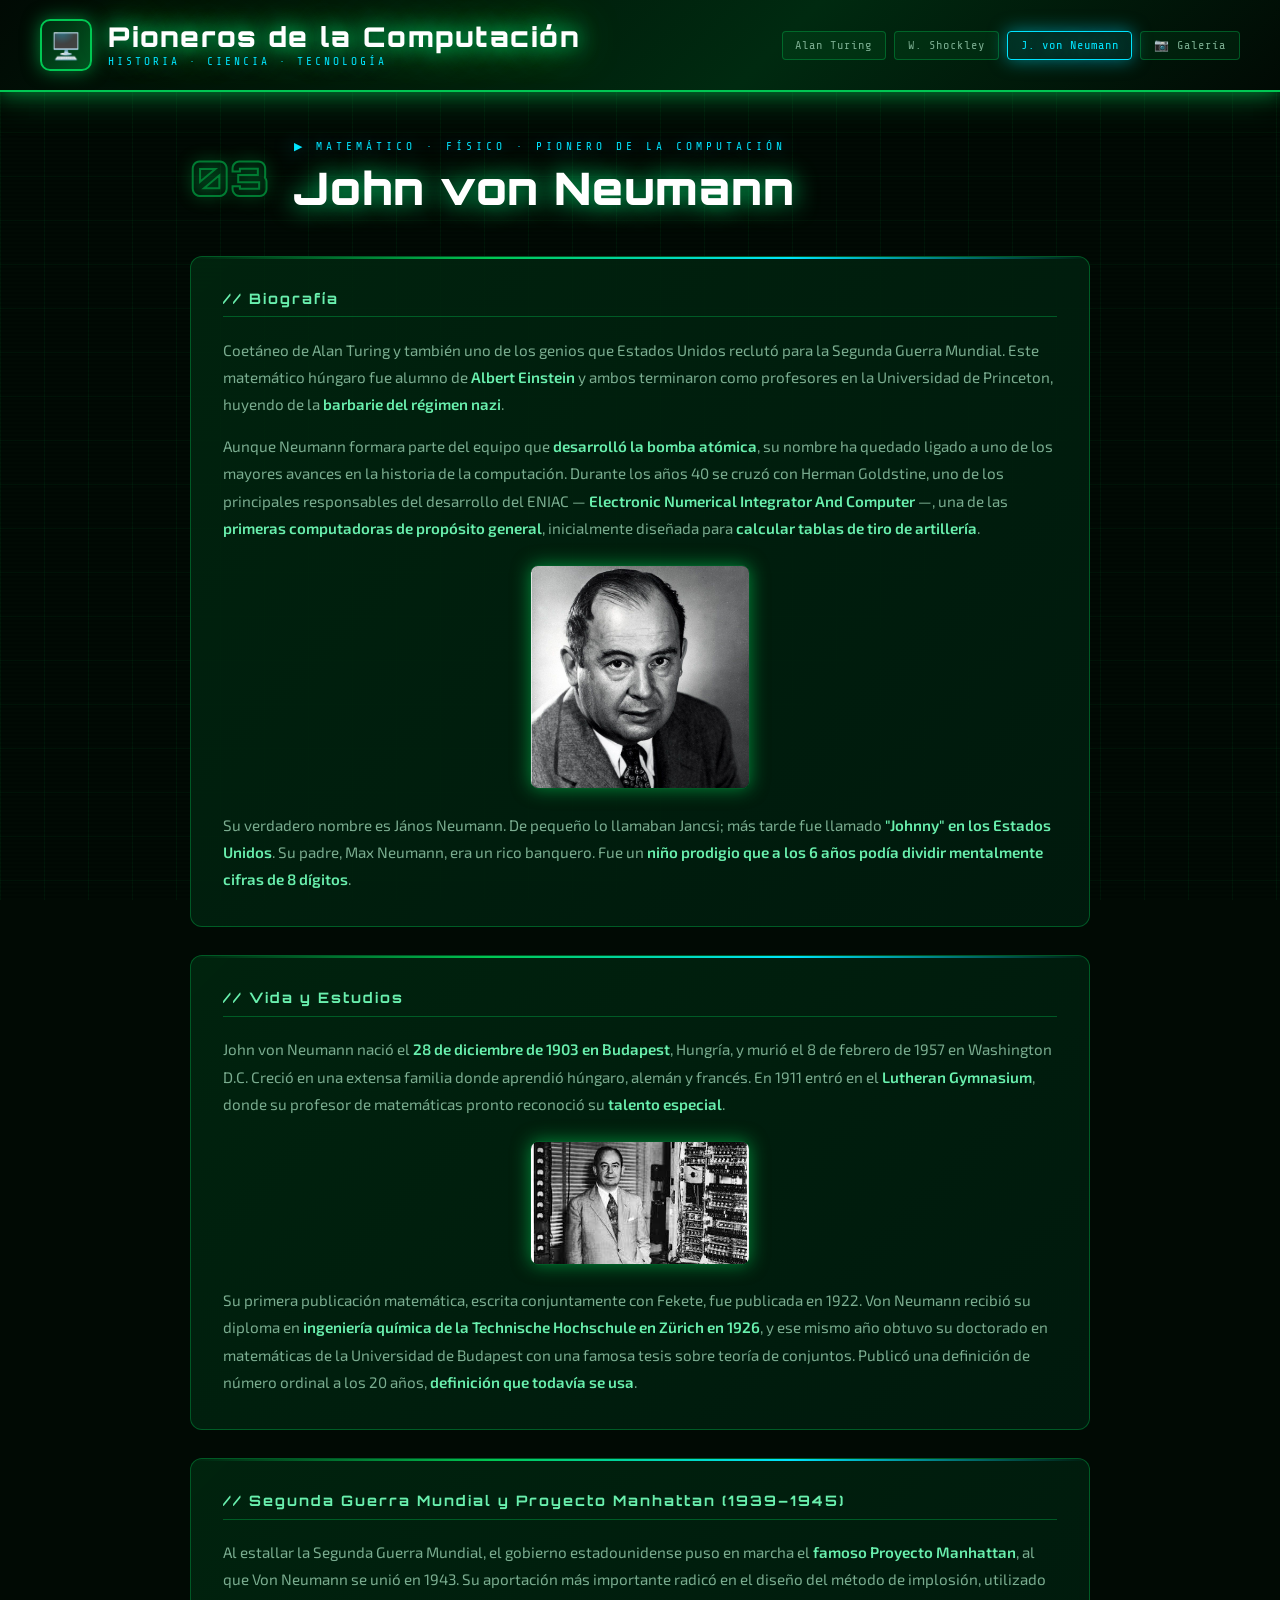
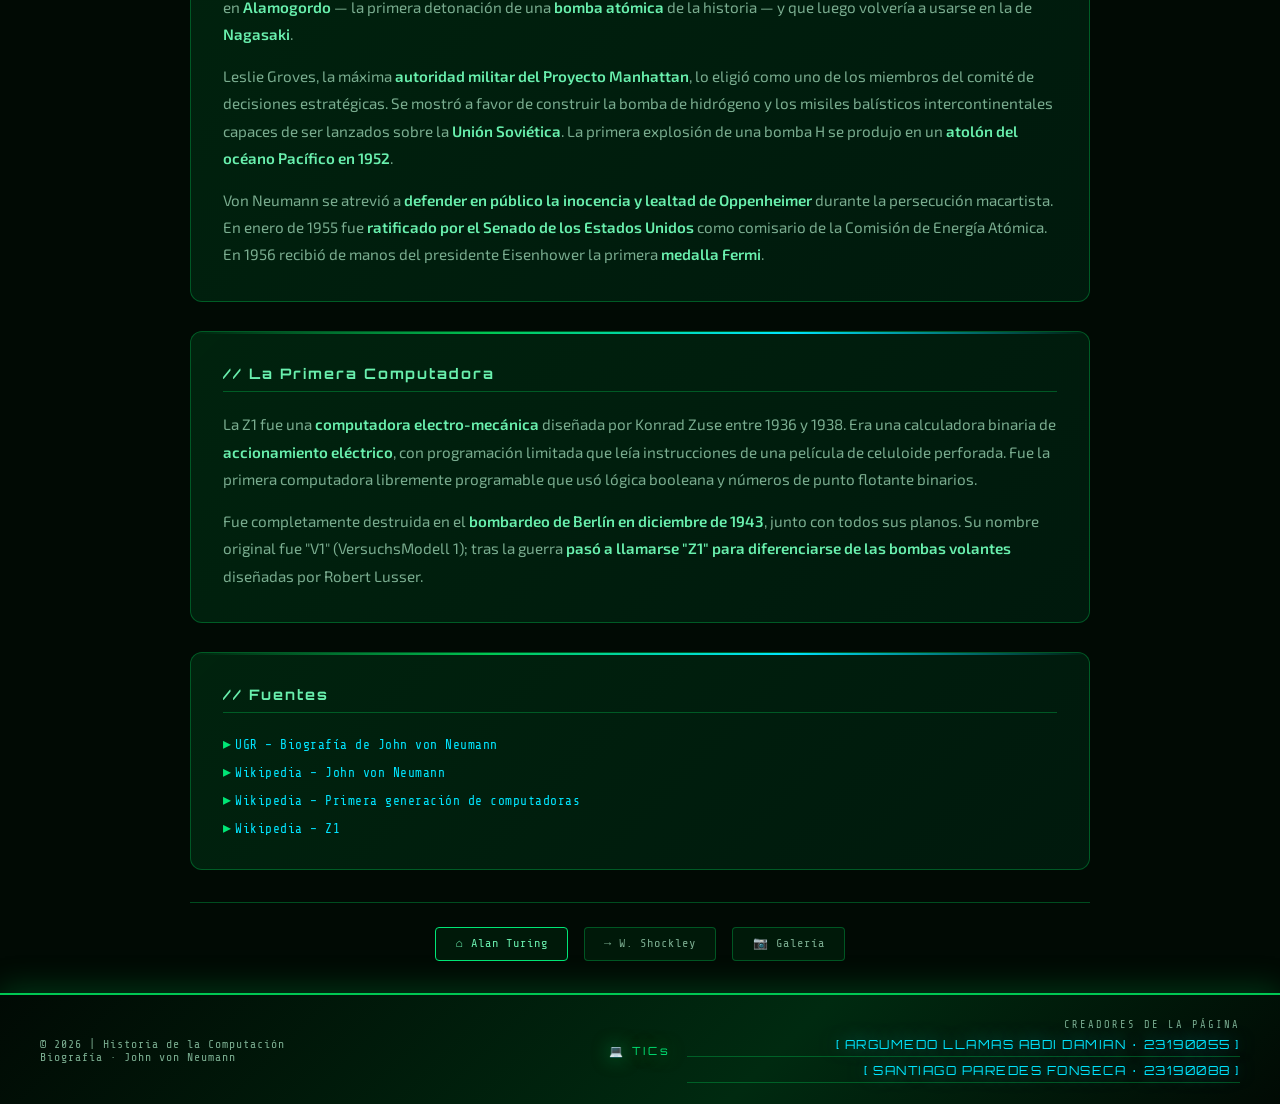
<file: HTML2.html>
<!DOCTYPE html>
<html lang="es">
<head>
  <meta charset="UTF-8">
  <meta name="viewport" content="width=device-width, initial-scale=1.0">
  <title>John von Neumann — Pioneros de la Computación</title>
  <link rel="preconnect" href="https://fonts.googleapis.com">
  <link href="https://fonts.googleapis.com/css2?family=Orbitron:wght@400;700;900&family=Share+Tech+Mono&family=Exo+2:wght@300;400;600&display=swap" rel="stylesheet">
  <link rel="stylesheet" href="estilos_bio.css">
</head>
<body>

<header>
  <div class="header-inner">
    <div class="logo-area">
      <div class="logo-icon">🖥️</div>
      <div>
        <div class="site-title">Pioneros de la Computación</div>
        <div class="site-subtitle">Historia · Ciencia · Tecnología</div>
      </div>
    </div>
    <nav>
      <a href="index.html">Alan Turing</a>
      <a href="HTML1.html">W. Shockley</a>
      <a href="HTML2.html" class="active">J. von Neumann</a>
      <a href="galeria.html">📷 Galería</a>
    </nav>
  </div>
</header>

<main>
  <div class="page-inner">

    <!-- Cabecera del personaje -->
    <div class="bio-hero">
      <div class="bio-num-badge">03</div>
      <div>
        <div class="bio-tag">▶ MATEMÁTICO · FÍSICO · PIONERO DE LA COMPUTACIÓN</div>
        <div class="bio-title">John von Neumann</div>
      </div>
    </div>

    <!-- Biografía general -->
    <div class="content-block">
      <h2>// Biografía</h2>
      <p>
        Coetáneo de Alan Turing y también uno de los genios que Estados Unidos reclutó para la Segunda
        Guerra Mundial. Este matemático húngaro fue alumno de
        <span class="resaltado">Albert Einstein</span> y ambos terminaron como profesores en la
        Universidad de Princeton, huyendo de la <span class="resaltado">barbarie del régimen nazi</span>.
      </p>
      <p>
        Aunque Neumann formara parte del equipo que
        <span class="resaltado">desarrolló la bomba atómica</span>, su nombre ha quedado ligado a uno
        de los mayores avances en la historia de la computación. Durante los años 40 se cruzó con
        Herman Goldstine, uno de los principales responsables del desarrollo del ENIAC —
        <span class="resaltado">Electronic Numerical Integrator And Computer</span> —,
        una de las <span class="resaltado">primeras computadoras de propósito general</span>,
        inicialmente diseñada para <span class="resaltado">calcular tablas de tiro de artillería</span>.
      </p>

      <div class="bio-img-wrap">
        <img src="imagenes/John-Von-Neumann-1.jpg" alt="John von Neumann">
      </div>

      <p>
        Su verdadero nombre es János Neumann. De pequeño lo llamaban Jancsi; más tarde fue llamado
        <span class="resaltado">"Johnny" en los Estados Unidos</span>.
        Su padre, Max Neumann, era un rico banquero. Fue un
        <span class="resaltado">niño prodigio que a los 6 años podía dividir mentalmente cifras de 8 dígitos</span>.
      </p>
    </div>

    <!-- Vida y estudios -->
    <div class="content-block">
      <h2>// Vida y Estudios</h2>
      <p>
        John von Neumann nació el <span class="resaltado">28 de diciembre de 1903 en Budapest</span>,
        Hungría, y murió el 8 de febrero de 1957 en Washington D.C.
        Creció en una extensa familia donde aprendió húngaro, alemán y francés.
        En 1911 entró en el <span class="resaltado">Lutheran Gymnasium</span>, donde su profesor de
        matemáticas pronto reconoció su <span class="resaltado">talento especial</span>.
      </p>

      <div class="bio-img-wrap">
        <img src="imagenes/john von newman 2.jpg" alt="John von Neumann - estudios">
      </div>

      <p>
        Su primera publicación matemática, escrita conjuntamente con Fekete, fue publicada en 1922.
        Von Neumann recibió su diploma en
        <span class="resaltado">ingeniería química de la Technische Hochschule en Zürich en 1926</span>,
        y ese mismo año obtuvo su doctorado en matemáticas de la Universidad de Budapest con una
        famosa tesis sobre teoría de conjuntos.
        Publicó una definición de número ordinal a los 20 años, <span class="resaltado">definición que todavía se usa</span>.
      </p>
    </div>

    <!-- Segunda Guerra Mundial y Proyecto Manhattan -->
    <div class="content-block">
      <h2>// Segunda Guerra Mundial y Proyecto Manhattan (1939–1945)</h2>
      <p>
        Al estallar la Segunda Guerra Mundial, el gobierno estadounidense puso en marcha el
        <span class="resaltado">famoso Proyecto Manhattan</span>, al que Von Neumann se unió en 1943.
        Su aportación más importante radicó en el diseño del método de implosión, utilizado en
        <span class="resaltado">Alamogordo</span> — la primera detonación de una
        <span class="resaltado">bomba atómica</span> de la historia — y que luego volvería a usarse
        en la de <span class="resaltado">Nagasaki</span>.
      </p>
      <p>
        Leslie Groves, la máxima <span class="resaltado">autoridad militar del Proyecto Manhattan</span>,
        lo eligió como uno de los miembros del comité de decisiones estratégicas.
        Se mostró a favor de construir la bomba de hidrógeno y los misiles balísticos intercontinentales
        capaces de ser lanzados sobre la <span class="resaltado">Unión Soviética</span>.
        La primera explosión de una bomba H se produjo en un
        <span class="resaltado">atolón del océano Pacífico en 1952</span>.
      </p>
      <p>
        Von Neumann se atrevió a <span class="resaltado">defender en público la inocencia y lealtad de Oppenheimer</span>
        durante la persecución macartista. En enero de 1955 fue
        <span class="resaltado">ratificado por el Senado de los Estados Unidos</span> como comisario de
        la Comisión de Energía Atómica. En 1956 recibió de manos del presidente Eisenhower
        la primera <span class="resaltado">medalla Fermi</span>.
      </p>
    </div>

    <!-- La primera computadora -->
    <div class="content-block">
      <h2>// La Primera Computadora</h2>
      <p>
        La Z1 fue una <span class="resaltado">computadora electro-mecánica</span> diseñada por Konrad Zuse
        entre 1936 y 1938. Era una calculadora binaria de
        <span class="resaltado">accionamiento eléctrico</span>, con programación limitada que leía
        instrucciones de una película de celuloide perforada.
        Fue la primera computadora libremente programable que usó lógica booleana y números de
        punto flotante binarios.
      </p>
      <p>
        Fue completamente destruida en el
        <span class="resaltado">bombardeo de Berlín en diciembre de 1943</span>, junto con todos sus planos.
        Su nombre original fue "V1" (VersuchsModell 1); tras la guerra
        <span class="resaltado">pasó a llamarse "Z1" para diferenciarse de las bombas volantes</span>
        diseñadas por Robert Lusser.
      </p>
    </div>

    <!-- Fuentes -->
    <div class="content-block">
      <h2>// Fuentes</h2>
      <ul class="sources-list">
        <li><a href="https://www.ugr.es/~eaznar/von_neumann.htm" target="_blank">UGR – Biografía de John von Neumann</a></li>
        <li><a href="https://en.wikipedia.org/wiki/John_von_Neumann" target="_blank">Wikipedia – John von Neumann</a></li>
        <li><a href="https://es.wikipedia.org/wiki/Primera_generaci%C3%B3n_de_computadoras" target="_blank">Wikipedia – Primera generación de computadoras</a></li>
        <li><a href="https://es.wikipedia.org/wiki/Z1" target="_blank">Wikipedia – Z1</a></li>
      </ul>
    </div>

    <!-- Navegación inferior -->
    <div class="bottom-nav">
      <a class="btn-nav home" href="index.html">⌂ Alan Turing</a>
      <a class="btn-nav" href="HTML1.html">→ W. Shockley</a>
      <a class="btn-nav" href="galeria.html">📷 Galería</a>
    </div>

  </div>
</main>

<footer>
  <div class="footer-inner">
    <div class="footer-left">
      &copy; 2026 | Historia de la Computación<br>
      Biografía · John von Neumann
    </div>
    <div class="footer-center">💻 TICs</div>
    <div class="footer-right">
      <div class="creator-label">Creadores de la página</div>
      <div class="creator-name">[ ARGUMEDO LLAMAS ABDI DAMIAN · 23190055 ]</div>
      <div class="creator-name" style="margin-top:.3rem">[ SANTIAGO PAREDES FONSECA · 23190088 ]</div>
    </div>
  </div>
</footer>

</body>
</html>
</file>
<file: estilos_bio.css>
/* ══════════════════════════════════════════════════
   BIOGRAFÍAS PIONEROS DE LA COMPUTACIÓN
   estilos_bio.css  —  mismo tema que estilos.css
══════════════════════════════════════════════════ */

/* ── Variables globales ── */
:root {
  --bg-deep:   #010a04;
  --bg-mid:    #001a0d;
  --bg-card:   #00260f;
  --green-1:   #00c853;
  --green-2:   #00e676;
  --green-3:   #69f0ae;
  --cyan:      #00e5ff;
  --text:      #d4f0e2;
  --text-dim:  #7aad90;
  --border:    rgba(0,200,83,.35);
  --glow:      0 0 18px rgba(0,200,83,.6);
  --glow-cyan: 0 0 18px rgba(0,229,255,.5);
}

/* ── Reset ── */
*, *::before, *::after { box-sizing: border-box; margin: 0; padding: 0; }

/* ── Body ── */
body {
  background: var(--bg-deep);
  color: var(--text);
  font-family: 'Exo 2', sans-serif;
  min-height: 100vh;
  display: flex;
  flex-direction: column;
  overflow-x: hidden;
}

/* Cuadrícula de fondo */
body::before {
  content: '';
  position: fixed;
  inset: 0;
  background-image:
    linear-gradient(rgba(0,200,83,.07) 1px, transparent 1px),
    linear-gradient(90deg, rgba(0,200,83,.07) 1px, transparent 1px);
  background-size: 44px 44px;
  pointer-events: none;
  z-index: 0;
}

/* Efecto scanlines */
body::after {
  content: '';
  position: fixed;
  inset: 0;
  background: repeating-linear-gradient(
    0deg, transparent, transparent 2px,
    rgba(0,0,0,.18) 2px, rgba(0,0,0,.18) 4px
  );
  pointer-events: none;
  z-index: 0;
}

/* ══════════════════════════════════════
   HEADER
══════════════════════════════════════ */
header {
  position: relative;
  z-index: 10;
  background: linear-gradient(135deg, #010a04 0%, #002a10 60%, #010a04 100%);
  border-bottom: 2px solid var(--green-1);
  box-shadow: var(--glow), 0 4px 40px rgba(0,200,83,.3);
  padding: 0 2rem;
}

.header-inner {
  max-width: 1200px;
  margin: 0 auto;
  display: flex;
  align-items: center;
  justify-content: space-between;
  gap: 1.5rem;
  padding: 1.2rem 0;
}

.logo-area { display: flex; align-items: center; gap: 1rem; }

.logo-icon {
  width: 52px; height: 52px;
  border: 2px solid var(--green-1);
  border-radius: 10px;
  background: linear-gradient(135deg, #002a0f, #005220);
  display: flex; align-items: center; justify-content: center;
  font-size: 1.6rem;
  box-shadow: var(--glow);
  flex-shrink: 0;
  animation: pulse-logo 3s ease-in-out infinite;
}

@keyframes pulse-logo {
  0%, 100% { box-shadow: var(--glow); }
  50%       { box-shadow: 0 0 30px rgba(0,200,83,.9), 0 0 60px rgba(0,200,83,.4); }
}

.site-title {
  font-family: 'Orbitron', monospace;
  font-weight: 900;
  font-size: clamp(1rem, 2.5vw, 1.7rem);
  color: #fff;
  text-shadow: 0 0 20px var(--green-2), 0 0 40px var(--green-1);
  letter-spacing: 2px;
  line-height: 1.1;
}

.site-subtitle {
  font-family: 'Share Tech Mono', monospace;
  font-size: .7rem;
  color: var(--cyan);
  letter-spacing: 3px;
  text-transform: uppercase;
  text-shadow: var(--glow-cyan);
  margin-top: 2px;
}

/* ── Nav ── */
nav {
  display: flex;
  gap: .5rem;
  flex-wrap: wrap;
  justify-content: flex-end;
}

nav a {
  font-family: 'Share Tech Mono', monospace;
  font-size: .75rem;
  color: var(--text-dim);
  text-decoration: none;
  padding: .4rem .8rem;
  border: 1px solid var(--border);
  border-radius: 4px;
  background: rgba(0,200,83,.08);
  transition: all .25s;
  letter-spacing: 1px;
  white-space: nowrap;
}

nav a:hover, nav a.active {
  color: var(--cyan);
  border-color: var(--cyan);
  background: rgba(0,229,255,.1);
  box-shadow: var(--glow-cyan);
  text-shadow: var(--glow-cyan);
}

/* ══════════════════════════════════════
   PÁGINA PRINCIPAL (flex: 1)
══════════════════════════════════════ */
main {
  position: relative;
  z-index: 1;
  flex: 1;
  padding: 3rem 2rem 2rem;
}

.page-inner {
  max-width: 900px;
  margin: 0 auto;
}

/* ── Cabecera del personaje ── */
.bio-hero {
  display: flex;
  align-items: center;
  gap: 1.5rem;
  margin-bottom: 2.5rem;
}

.bio-num-badge {
  font-family: 'Orbitron', monospace;
  font-size: 3rem;
  font-weight: 900;
  color: transparent;
  -webkit-text-stroke: 2px var(--green-1);
  line-height: 1;
  text-shadow: var(--glow);
  flex-shrink: 0;
  opacity: .6;
}

.bio-tag {
  font-family: 'Share Tech Mono', monospace;
  font-size: .7rem;
  color: var(--cyan);
  letter-spacing: 4px;
  text-shadow: var(--glow-cyan);
  margin-bottom: .4rem;
}

.bio-title {
  font-family: 'Orbitron', monospace;
  font-size: clamp(1.5rem, 5vw, 2.8rem);
  font-weight: 900;
  color: #fff;
  text-shadow: 0 0 25px var(--green-2);
  letter-spacing: 1px;
}

/* ── Bloques de contenido ── */
.content-block {
  background: linear-gradient(135deg, rgba(0,38,15,.9), rgba(0,26,13,.97));
  border: 1px solid var(--border);
  border-radius: 12px;
  padding: 2rem;
  margin-bottom: 1.8rem;
  position: relative;
  overflow: hidden;
}

.content-block::before {
  content: '';
  position: absolute;
  top: 0; left: 0; right: 0;
  height: 2px;
  background: linear-gradient(90deg, transparent, var(--green-1), var(--cyan), transparent);
}

.content-block h2 {
  font-family: 'Orbitron', monospace;
  font-size: .9rem;
  color: var(--green-3);
  margin-bottom: 1.2rem;
  letter-spacing: 2px;
  padding-bottom: .6rem;
  border-bottom: 1px solid var(--border);
}

.content-block p {
  color: var(--text-dim);
  line-height: 1.8;
  font-size: .95rem;
  margin-bottom: .9rem;
}

.content-block p:last-child { margin-bottom: 0; }

/* ── Resaltado de términos ── */
.resaltado {
  color: var(--green-3);
  font-weight: 600;
}

/* ── Imagen centrada ── */
.bio-img-wrap {
  display: flex;
  justify-content: center;
  margin: 1.4rem 0;
}

.bio-img-wrap img {
  border-radius: 8px;
  border: 1px solid var(--border);
  box-shadow: var(--glow);
  max-width: 220px;
  width: 100%;
  height: auto;
  object-fit: cover;
}

/* ── Lista de fuentes ── */
.sources-list {
  list-style: none;
  display: flex;
  flex-direction: column;
  gap: .5rem;
}

.sources-list li::before {
  content: '▸ ';
  color: var(--green-2);
}

.sources-list a {
  font-family: 'Share Tech Mono', monospace;
  font-size: .8rem;
  color: var(--cyan);
  text-decoration: none;
  letter-spacing: .5px;
  transition: color .2s, text-shadow .2s;
}

.sources-list a:hover {
  color: var(--green-3);
  text-shadow: var(--glow);
}

/* ── Navegación inferior ── */
.bottom-nav {
  display: flex;
  gap: 1rem;
  flex-wrap: wrap;
  justify-content: center;
  padding-top: 1.5rem;
  border-top: 1px solid var(--border);
  margin-top: 2rem;
}

.btn-nav {
  font-family: 'Share Tech Mono', monospace;
  font-size: .75rem;
  color: var(--text-dim);
  text-decoration: none;
  padding: .55rem 1.2rem;
  border: 1px solid var(--border);
  border-radius: 4px;
  background: rgba(0,200,83,.08);
  transition: all .25s;
  letter-spacing: 1px;
}

.btn-nav:hover {
  color: var(--cyan);
  border-color: var(--cyan);
  background: rgba(0,229,255,.1);
  box-shadow: var(--glow-cyan);
}

.btn-nav.home {
  color: var(--green-3);
  border-color: var(--green-2);
}

/* ══════════════════════════════════════
   FOOTER
══════════════════════════════════════ */
footer {
  position: relative;
  z-index: 10;
  background: linear-gradient(135deg, #010a04 0%, #002a10 60%, #010a04 100%);
  border-top: 2px solid var(--green-1);
  box-shadow: 0 -4px 30px rgba(0,200,83,.25);
  padding: 1.5rem 2rem;
}

.footer-inner {
  max-width: 1200px;
  margin: 0 auto;
  display: grid;
  grid-template-columns: 1fr auto 1fr;
  align-items: center;
  gap: 1rem;
}

.footer-left {
  font-family: 'Share Tech Mono', monospace;
  font-size: .72rem;
  color: var(--text-dim);
  letter-spacing: 1px;
}

.footer-center {
  font-family: 'Orbitron', monospace;
  font-size: .7rem;
  color: var(--green-2);
  letter-spacing: 3px;
  text-align: center;
  text-shadow: var(--glow);
}

.footer-right { text-align: right; }

.creator-label {
  font-family: 'Share Tech Mono', monospace;
  font-size: .65rem;
  color: var(--text-dim);
  letter-spacing: 2px;
  text-transform: uppercase;
  margin-bottom: .3rem;
}

.creator-name {
  font-family: 'Orbitron', monospace;
  font-size: .78rem;
  color: var(--cyan);
  letter-spacing: 1.5px;
  text-shadow: var(--glow-cyan);
  border-bottom: 1px solid var(--border);
  padding-bottom: 3px;
}

/* ══════════════════════════════════════
   RESPONSIVE
══════════════════════════════════════ */
@media (max-width: 600px) {
  .header-inner  { flex-direction: column; text-align: center; }
  nav            { justify-content: center; }
  .bio-hero      { flex-direction: column; text-align: center; }
  .footer-inner  { grid-template-columns: 1fr; text-align: center; }
  .footer-right  { text-align: center; }
}
</file>
